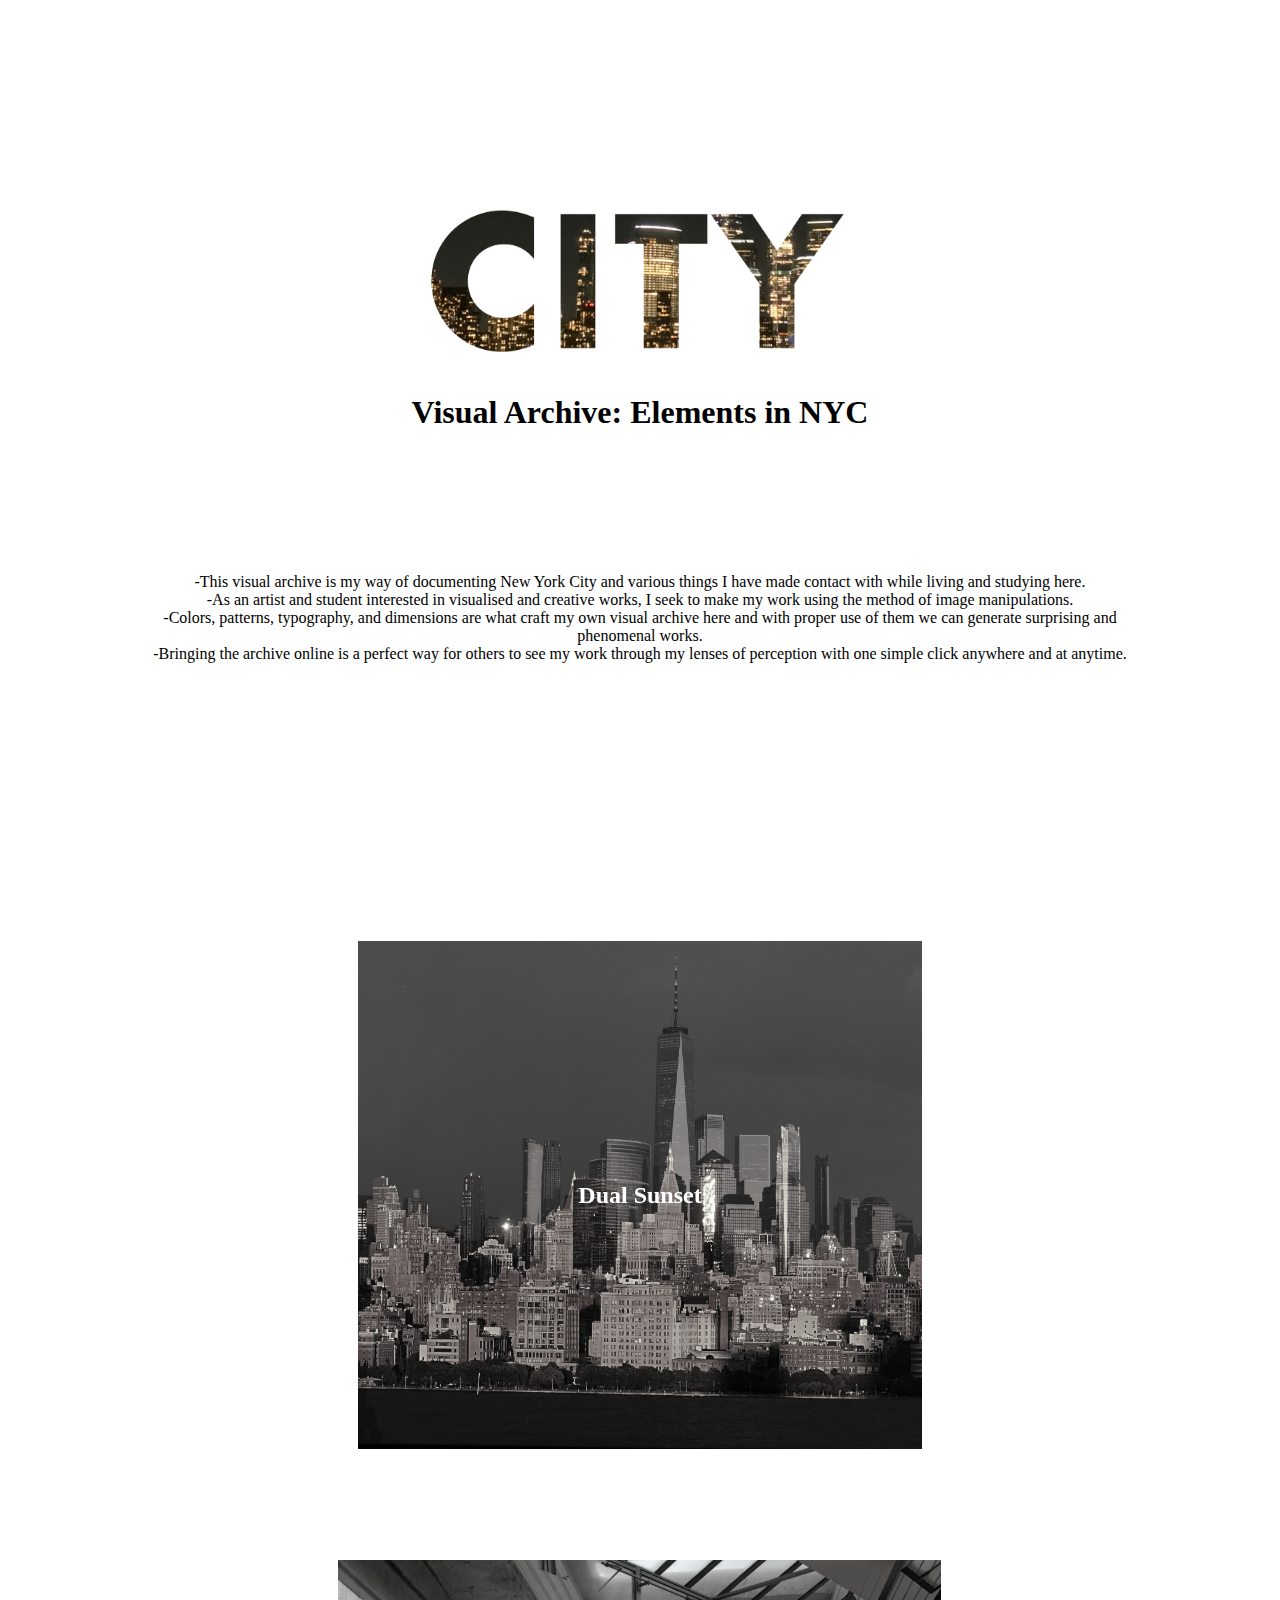
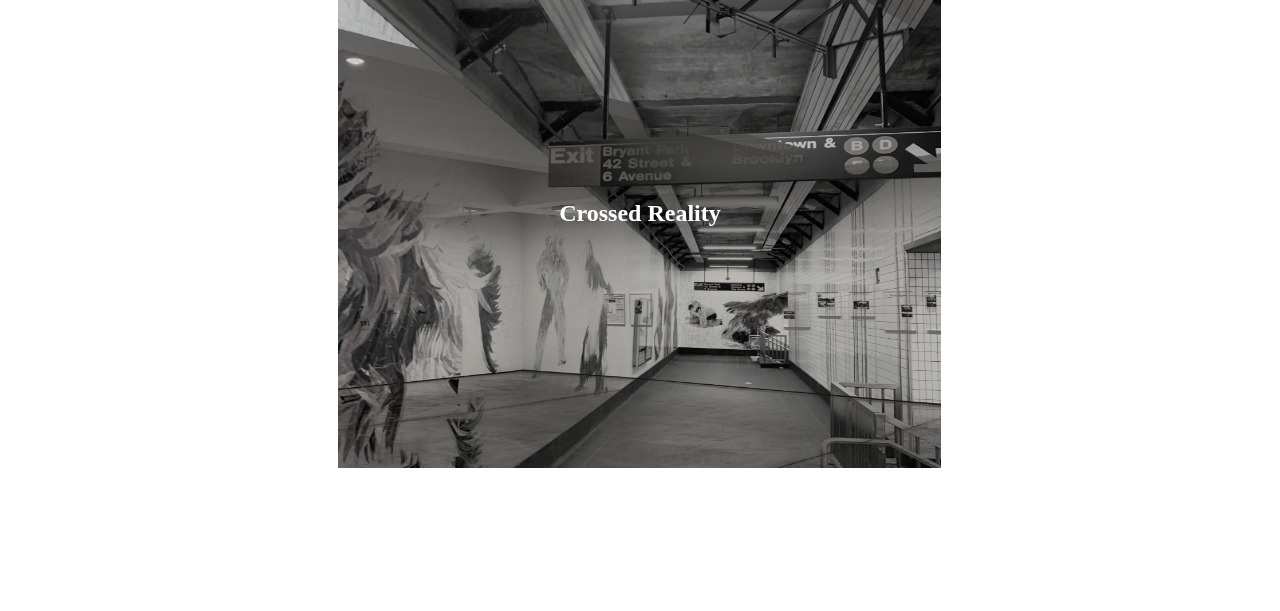
<file: index.html>
<!DOCTYPE html>
<html>

<head>
    <meta name="viewport" content="width=device-width">
<link href='https://fonts.googleapis.com/css?family=Inter' rel='stylesheet'>
<link rel="stylesheet" href="style.css" />
</style>
</head>

<body>

    <div id="head">
        <img src="back1.png" width="40%">
        <h1>Visual Archive: Elements in NYC</h1>
    </div>

    <div id="description">
        <p>
            -This visual archive is my way of documenting New York City and various things I have made contact with while living and studying here.
            <br>
            -As an artist and student interested in visualised and creative works, I seek to make my work using the method of image manipulations.
            <br>
            -Colors, patterns, typography, and dimensions are what craft my own visual archive here and with proper use of them we can generate surprising and phenomenal works.
            <br>
            -Bringing the archive online is a perfect way for others to see my work through my lenses of perception with one simple click anywhere and at anytime.
        </p>
    </div>
    

    <div class="container">

        <div id="img1"> 
            <h2><a href="pages/img1.html">Dual Sunset</a></h2>
        </div>

        <div id="img2"> 
            <h2><a href="pages/img2.html">Crossed Reality</a></h2>
        </div>

    </div>

</body>

</html>
</file>
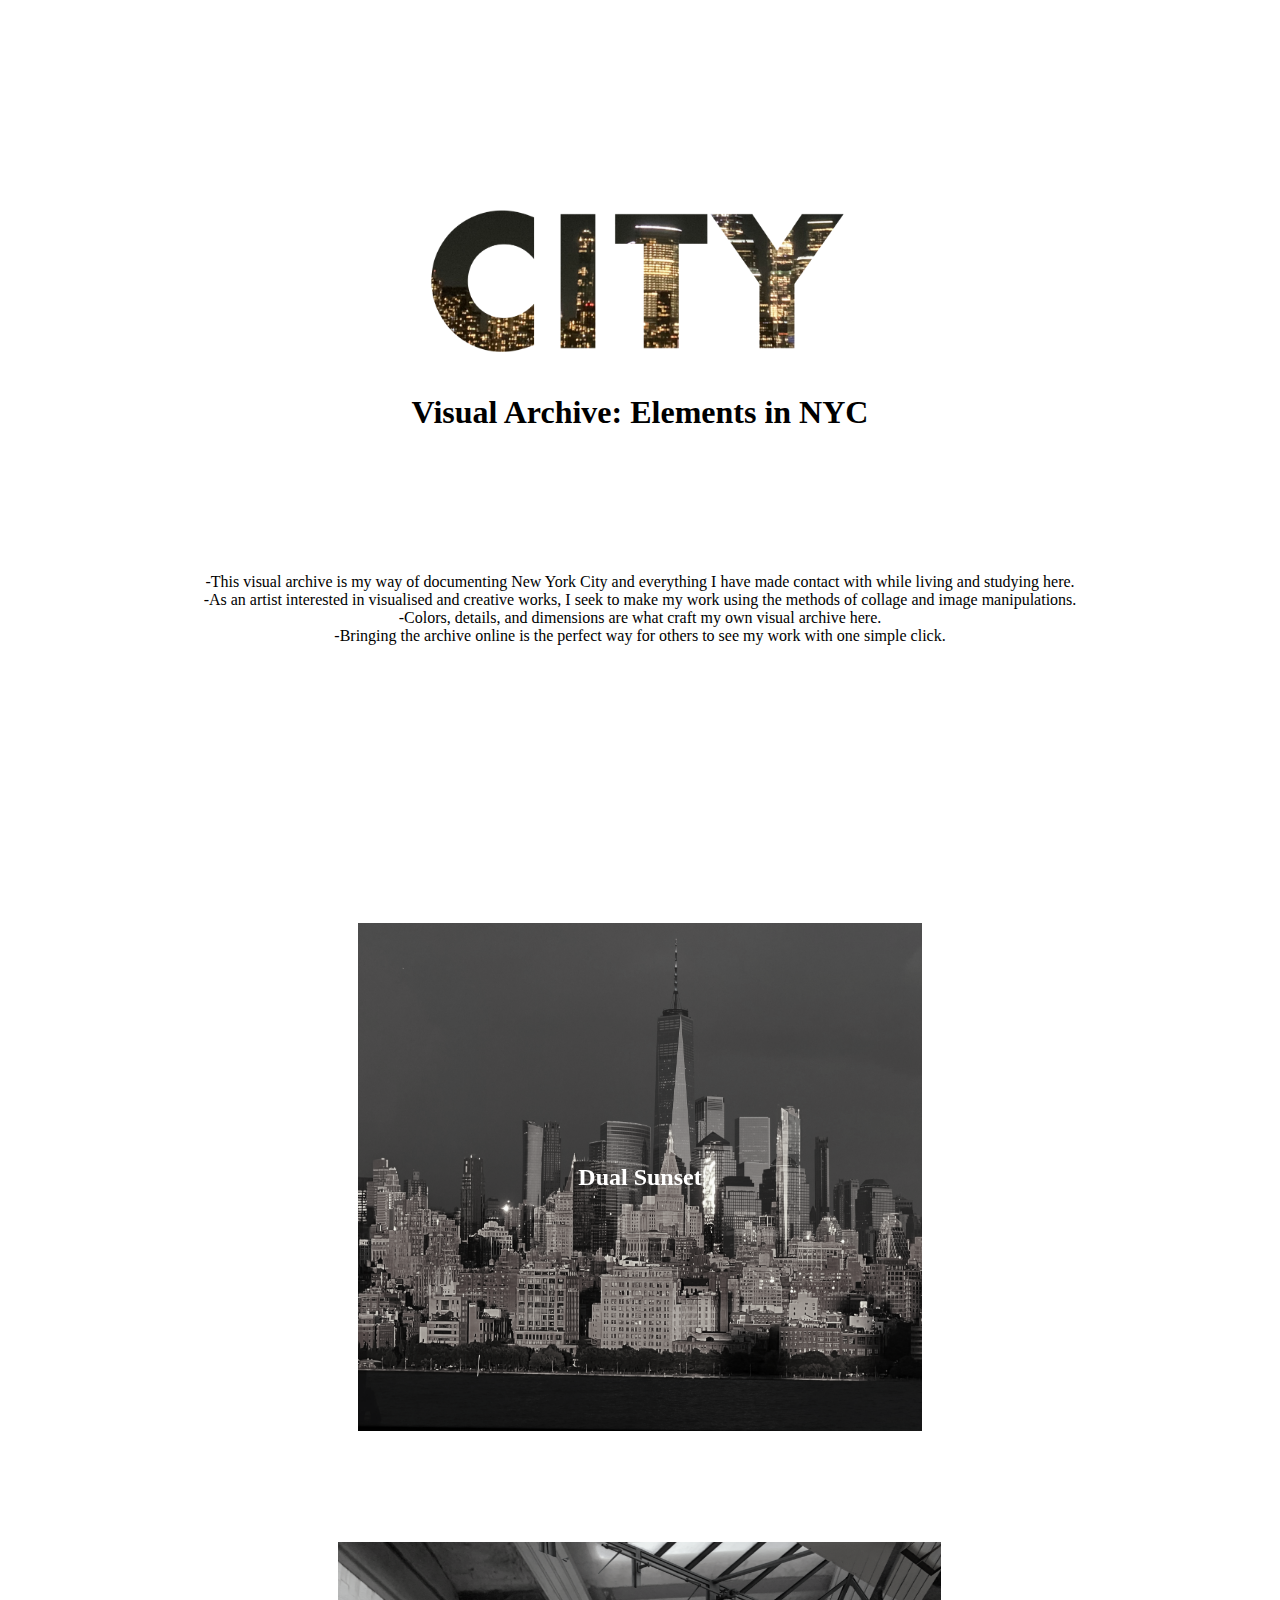
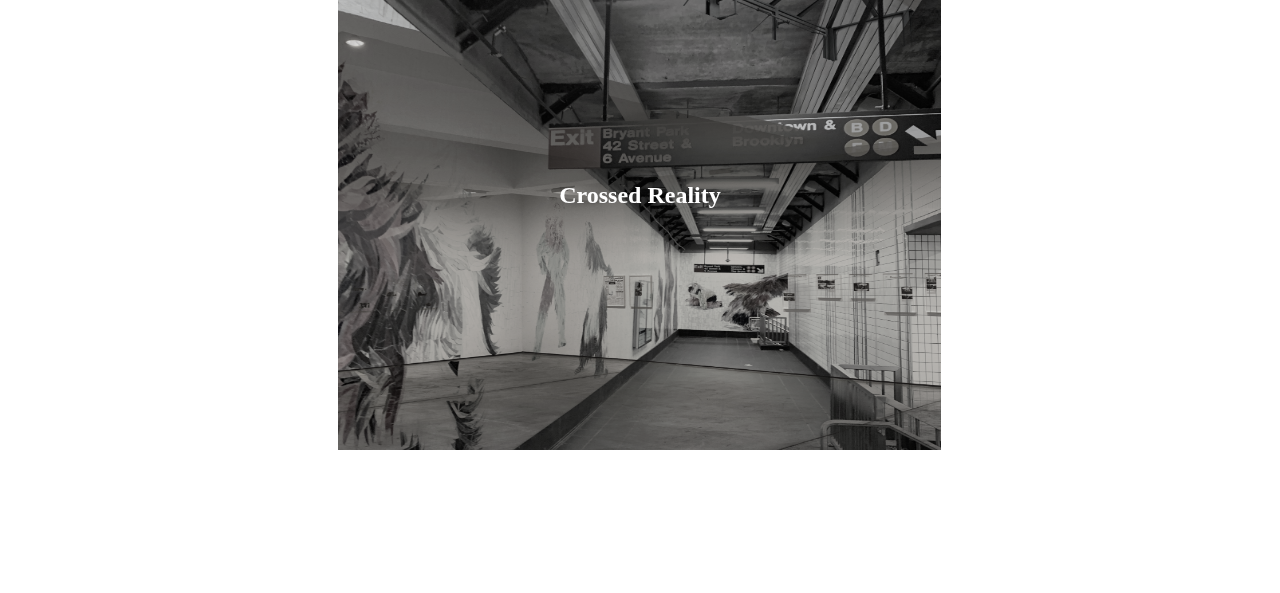
<file: WebVisualArchive/index.html>
<!DOCTYPE html>
<html>

<head>
    <meta name="viewport" content="width=device-width">
<link href='https://fonts.googleapis.com/css?family=Inter' rel='stylesheet'>
<link rel="stylesheet" href="style.css" />
</style>
</head>

<body>

    <div id="head">
        <img src="back1.png" width="40%">
        <h1>Visual Archive: Elements in NYC</h1>
    </div>

    <div id="description">
        <p>
            -This visual archive is my way of documenting New York City and everything I have made contact with while living and studying here.
            <br>
            -As an artist interested in visualised and creative works, I seek to make my work using the methods of collage and image manipulations.
            <br>
            -Colors, details, and dimensions are what craft my own visual archive here.
            <br>
            -Bringing the archive online is the perfect way for others to see my work with one simple click.
        </p>
    </div>
    

    <div class="container">

        <div id="img1"> 
            <h2><a href="pages/img1.html">Dual Sunset</a></h2>
        </div>

        <div id="img2"> 
            <h2><a href="pages/img2.html">Crossed Reality</a></h2>
        </div>

    </div>

</body>

</html>
</file>
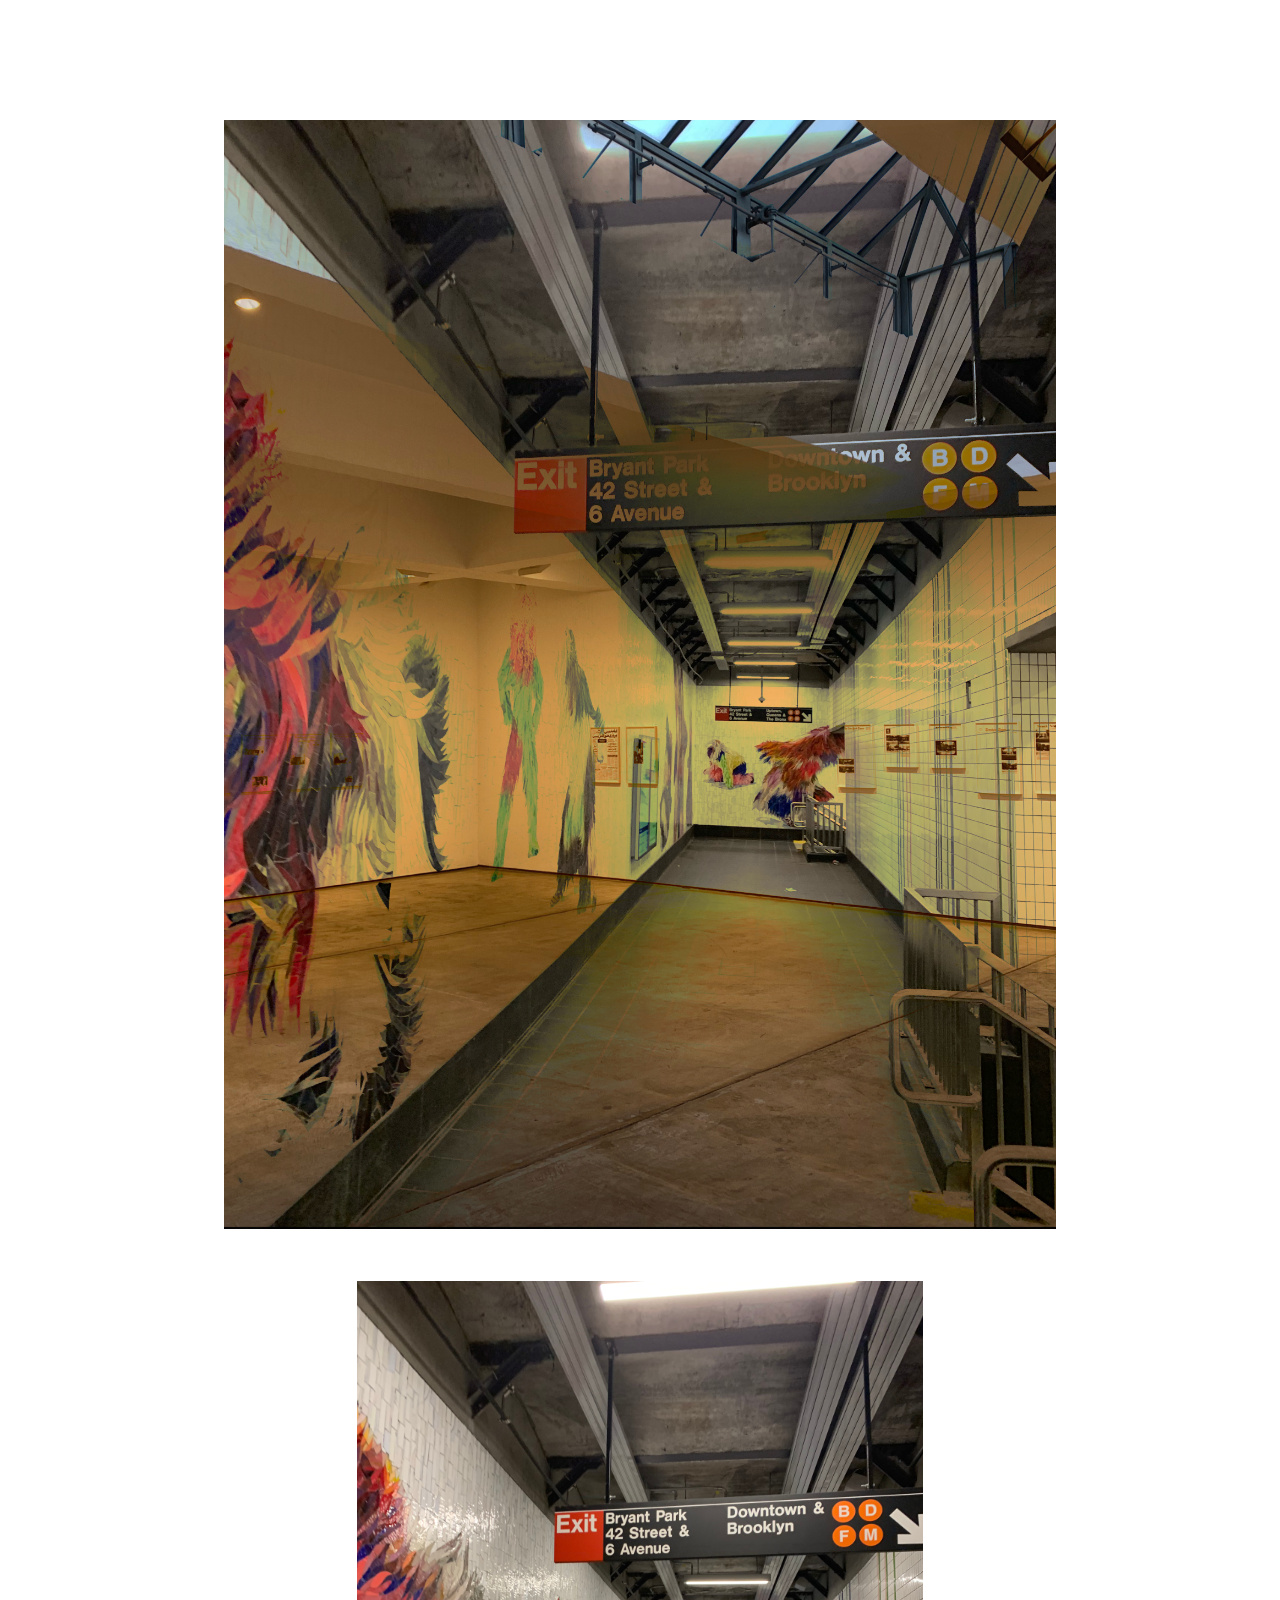
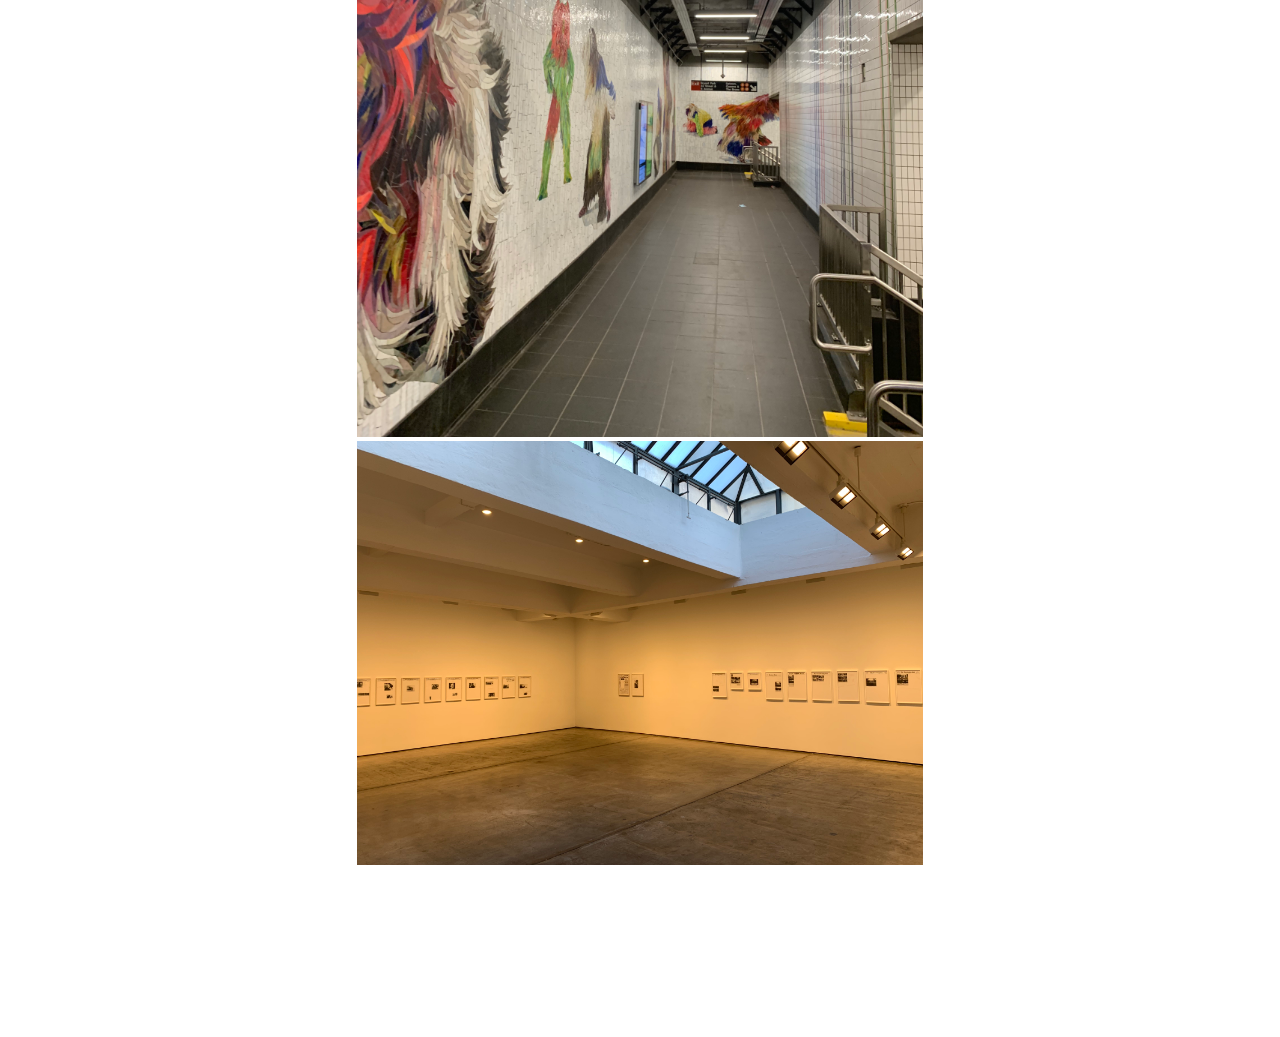
<file: pages/img2.html>
<!DOCTYPE html>
<html>

<head>
    <meta name="viewport" content="width=device-width">
<link href='https://fonts.googleapis.com/css?family=Inter' rel='stylesheet'>
<link rel="stylesheet" href="img2.css" />
</style>
</head>

<body>

    <img src="2archive.JPG" width="80%">
    
    <div id=page>

        <img src="2-1.JPG" width="60%">
    
        <img src="2-2.JPG" width="60%">

    </div>

</body>

</html>
</file>
<file: style.css>
body {
  color: rgb(0, 0, 0);
}

#head {
  text-align: center;
  padding: auto;
  padding-top: 10%;
  margin: 5%;
}

#description {
  text-align: center;
  padding: 5%;
  margin: 5%;
}

a:link {
  color: rgb(255, 255, 255);
  text-decoration: none;
}

a:visited {
  color: rgba(255, 255, 255);
  background-color: transparent;
}

a:hover {
  color: rgb(255, 253, 126);
  background-color: transparent;
  text-decoration: underline;
}

.container {
  display: flex;
  flex-direction: column;
  align-items: center;
  padding: 5rem;
}

#img1 {
  padding: 20%;
  margin: 5%;
  text-align: center;
  background-image: url(archive1.jpeg);
  background-repeat: no-repeat;
  background-size: 110% 100%;
  filter: grayscale(95%);
}

#img1:hover {
  padding: 21%;
  margin: 5%;
  text-align: center;
  background-image: url(archive1.jpeg);
  background-repeat: no-repeat;
  background-size: 110% 100%;
  filter: grayscale(0%);
}

#img2 {
  padding: 20%;
  margin: 5%;
  text-align: center;
  background-image: url(archive2.JPG);
  background-repeat: no-repeat;
  background-size: 100% 120%;
  filter: grayscale(95%);
}

#img2:hover {
  padding: 21%;
  margin: 5%;
  text-align: center;
  background-image: url(archive2.JPG);
  background-repeat: no-repeat;
  background-size: 100% 120%;
  filter: grayscale(0%);
}
</file>
<file: WebVisualArchive/style.css>
body {
  color: rgb(0, 0, 0);
}

#head {
  text-align: center;
  padding: auto;
  padding-top: 10%;
  margin: 5%;
}

#description {
  text-align: center;
  padding: 5%;
  margin: 5%;
}

a:link {
  color: rgb(255, 255, 255);
  text-decoration: none;
}

a:visited {
  color: rgba(255, 255, 255);
  background-color: transparent;
}

a:hover {
  color: rgb(255, 253, 126);
  background-color: transparent;
  text-decoration: underline;
}

.container {
  display: flex;
  flex-direction: column;
  align-items: center;
  padding: 5rem;
}

#img1 {
  padding: 20%;
  margin: 5%;
  text-align: center;
  background-image: url(archive1.jpeg);
  background-repeat: no-repeat;
  background-size: 110% 100%;
  filter: grayscale(95%);
}

#img1:hover {
  padding: 21%;
  margin: 5%;
  text-align: center;
  background-image: url(archive1.jpeg);
  background-repeat: no-repeat;
  background-size: 110% 100%;
  filter: grayscale(0%);
}

#img2 {
  padding: 20%;
  margin: 5%;
  text-align: center;
  background-image: url(archive2.JPG);
  background-repeat: no-repeat;
  background-size: 100% 120%;
  filter: grayscale(95%);
}

#img2:hover {
  padding: 21%;
  margin: 5%;
  text-align: center;
  background-image: url(archive2.JPG);
  background-repeat: no-repeat;
  background-size: 100% 120%;
  filter: grayscale(0%);
}
</file>
<file: pages/img2.css>
body {
  color: rgb(255, 255, 255);
  text-align: center;
  padding: 2.5rem;
  margin: 5rem;
}

#page {
  margin: 3rem;
}
</file>
